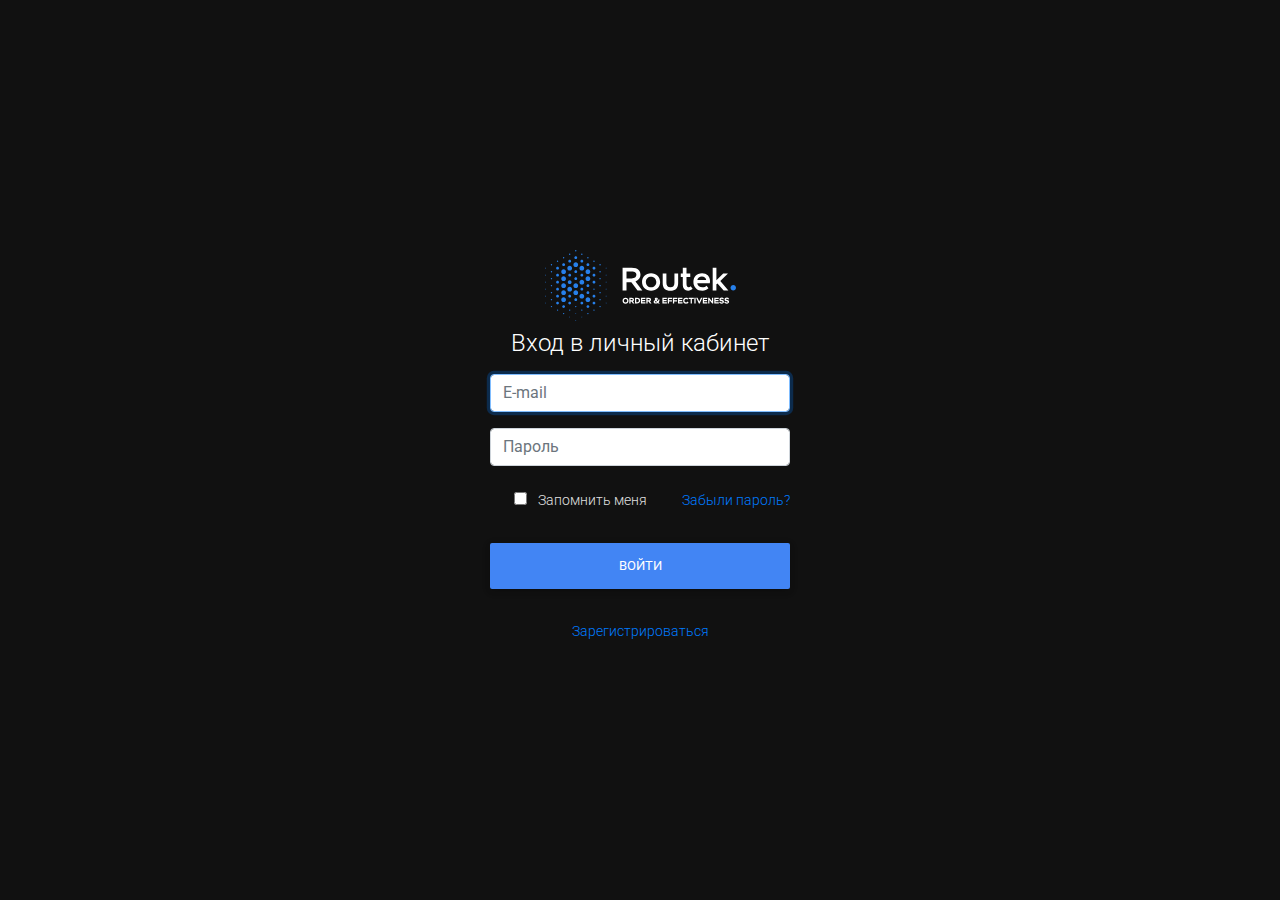
<file: index.html>
<!doctype html>
<html class="h-100" lang="ru">

<head>
  <meta charset="utf-8">
  <meta name="viewport" content="width=device-width, initial-scale=1, shrink-to-fit=no">

  <title>Routek Вход в личный кабинет</title>


  <!-- Routek icon -->
  <link rel="icon" type="image/png" sizes="16x16" href="img/favicons/favicon-16x16.png">
  <!-- Font Awesome -->
  <link rel="stylesheet" href="https://use.fontawesome.com/releases/v5.11.2/css/all.css">
  <!-- Google Fonts Roboto -->
  <link rel="stylesheet" href="https://fonts.googleapis.com/css?family=Roboto:300,400,500,700&display=swap">
  <!-- Bootstrap core CSS -->
  <link rel="stylesheet" href="css/bootstrap.min.css">
  <!-- Material Design Bootstrap -->
  <link rel="stylesheet" href="css/mdb.min.css">


  <link rel="stylesheet" href="css/dashboard.css">


</head>

<body class="text-center body-signin">

  <!-- Start form-signin -->
  <form action="onboard.html" class="form-signin" >
    <img class="mb-2" src="img/routek-logo-white.svg" alt="Routek logo">
    <h1 class="h4 mb-3 font-weight-light">Вход в личный кабинет</h1>
    <label for="inputEmail" class="sr-only">E-mail</label>
    <input type="email" class="form-control mb-3" id="inputEmail" placeholder="E-mail" required autofocus>
    <label for="inputPassword" class="sr-only" >Пароль</label>
    <input type="password" class="form-control mb-4" id="inputPassword" placeholder="Пароль" required>
    <div class="d-flex justify-content-between">
      <div class="custom-control custom-checkbox mb-4">
        <input class="mr-2 checkbox-form-signin" type="checkbox"  id="rememberMe">
        <label for="rememberMe" class="text-light checkbox-form-signin">Запомнить меня</label>
      </div>
      <a href="#">Забыли пароль?</a>
    </div>
    <button class="btn btn-primary btn-block mb-4" type="submit">Войти</button>
    <a class="nav-link" href="#">Зарегистрироваться</a>
  </form>
  <!-- End form-signin -->
  

  
  <!-- jQuery -->
  <script type="text/javascript" src="js/jquery.min.js"></script>
  <!-- Bootstrap tooltips -->
  <script type="text/javascript" src="js/popper.min.js"></script>
  <!-- Bootstrap core JavaScript -->
  <script type="text/javascript" src="js/bootstrap.min.js"></script>
  <!-- MDB core JavaScript -->
  <script type="text/javascript" src="js/mdb.min.js"></script>

</body>

</html>
</file>
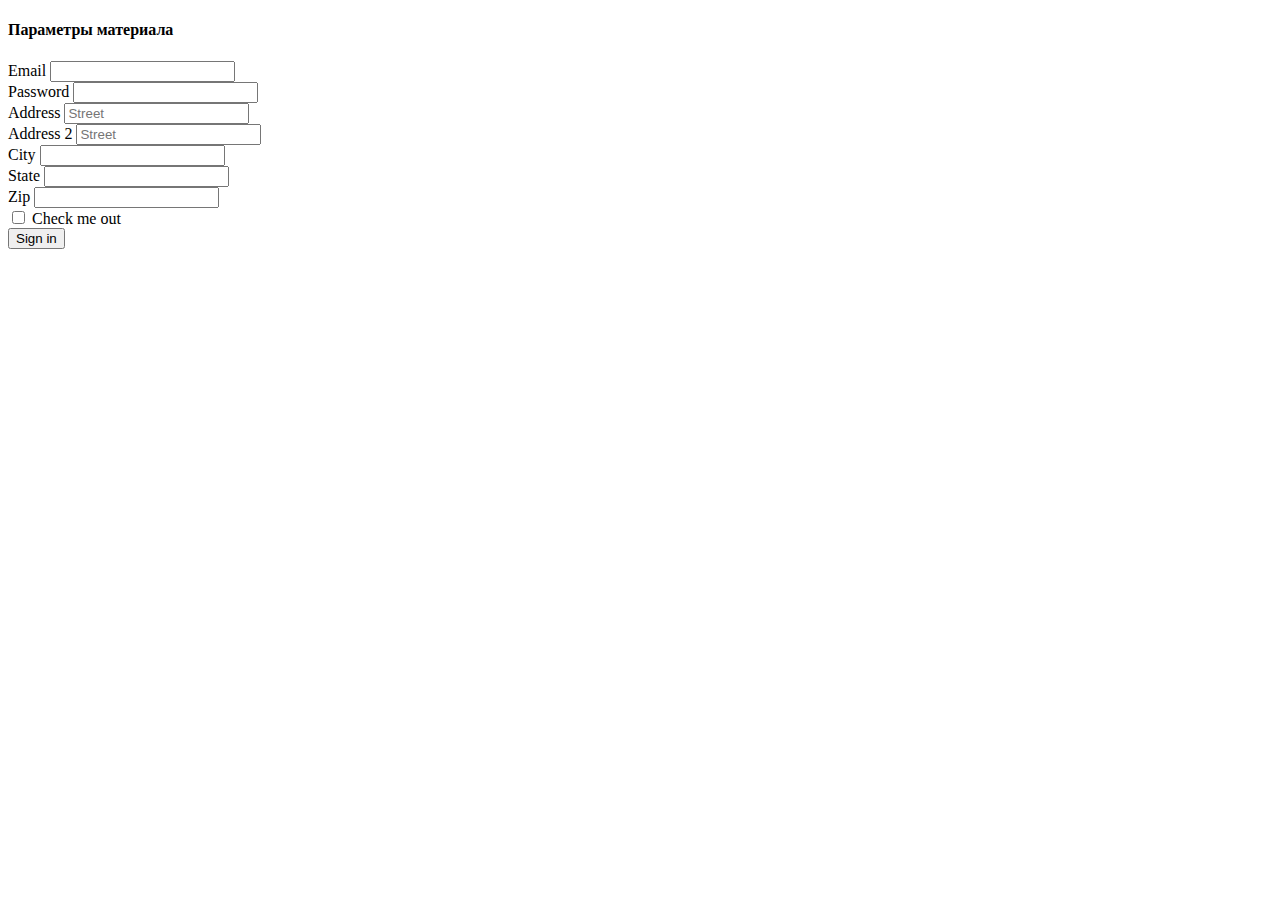
<file: form-1.html>
<!DOCTYPE html>
<html lang="en">
<head>
   <meta charset="UTF-8">
   <meta name="viewport" content="width=device-width, initial-scale=1.0">
   <title>Form 1 example</title>
   <link rel="stylesheet" href="https://stackpath.bootstrapcdn.com/bootstrap/5.0.0-alpha2/css/bootstrap.min.css" integrity="sha384-DhY6onE6f3zzKbjUPRc2hOzGAdEf4/Dz+WJwBvEYL/lkkIsI3ihufq9hk9K4lVoK" crossorigin="anonymous">
</head>
<body>
   <div class="container">
      <form class="row g-3 border p-3">
         <h4>Параметры материала</h4>
         <div class="col-md-6">
            <label for="inputEmail1" class="form-label">Email</label>
            <input id="inputEmail1" type="text" class="form-control">
         </div>
         <div class="col-md-6">
            <label for="inputPassword1" class="form-label">Password</label>
            <input id="inputPassword1" type="password" class="form-control">
         </div>
         <div class="col-md-12">
            <label for="inputAddress" class="form-label">Address</label>
            <input id="inputAddress" type="text" class="form-control" placeholder="Street">
         </div>
         <div class="col-md-12">
            <label for="inputAddress2" class="form-label">Address 2</label>
            <input id="inputAddress2" type="text" class="form-control" placeholder="Street">
         </div>
         <div class="col-md-6">
            <label for="inputCity" class="form-label">City</label>
            <input id="inputCity" type="text" class="form-control">
         </div>
         <div class="col-md-4">
            <label for="inputState" class="form-label">State</label>
            <input id="inputState" type="text" class="form-control">
         </div>
         <div class="col-md-2">
            <label for="inputZip" class="form-label">Zip</label>
            <input id="inputZip" type="text" class="form-control">
         </div>
         <div class="col-12">
            <div class="form-check">
              <input class="form-check-input" type="checkbox" id="gridCheck">
              <label class="form-check-label" for="gridCheck">
                Check me out
              </label>
            </div>
          </div>
          <div class="col-12">
            <button type="submit" class="btn btn-primary">Sign in</button>
          </div>
      </form>
   </div>
   
</body>
</html>
</file>
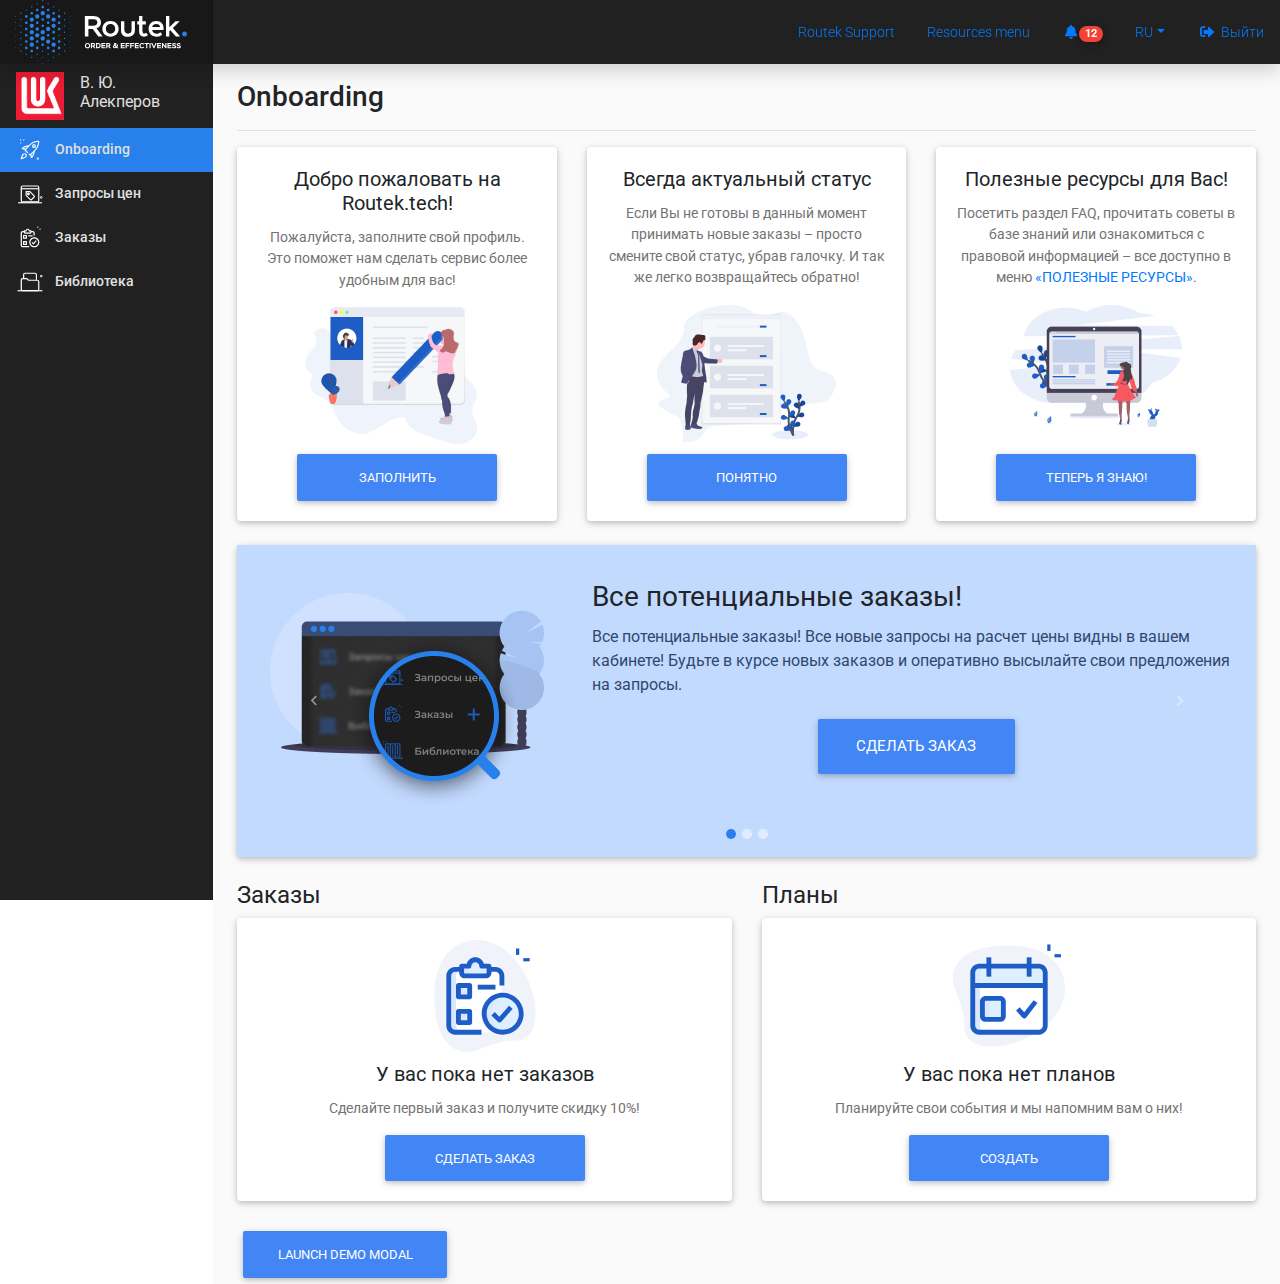
<file: onboard.html>
<!doctype html>
<html lang="ru">

<head>
  <meta charset="utf-8">
  <meta name="viewport" content="width=device-width, initial-scale=1, shrink-to-fit=no">

  <meta property="og:locale" content="ru_RU">
  <meta property="og:type" content="article">
  <meta property="og:title" content="Добро пожаловать на борт Роутек">
  <meta property="og:description" content="Здесь вы познакомитесь с сайтом компании Роутек и сможете делать заказы по 3D печати">
  <meta property="og:image" content="https://mixfolio.github.io/routek-dashboard/img/logo-routek_sm.jpg">
  <meta property="og:url" content="http://routek.tech">
  <meta property="og:site_name" content="Routek">

  <meta property="twitter:image" content="https://mixfolio.github.io/routek-dashboard/img/logo-routek.jpg">


  <title>Routek Onboarding</title>


  <!-- Routek icon -->
  <link rel="icon" type="image/png" sizes="16x16" href="img/favicons/favicon-16x16.png">
  <!-- Font Awesome -->
  <link rel="stylesheet" href="https://use.fontawesome.com/releases/v5.11.2/css/all.css">
  <!-- Google Fonts Roboto -->
  <link rel="stylesheet" href="https://fonts.googleapis.com/css?family=Roboto:300,400,500,700&display=swap">
  <!-- Bootstrap core CSS -->
  <link rel="stylesheet" href="css/bootstrap.min.css">
  <!-- Material Design Bootstrap -->
  <link rel="stylesheet" href="css/mdb.min.css">


  <link rel="stylesheet" href="css/dashboard.css">


</head>

<body>

  <!-- Start navbar -->
  <nav class="navbar navbar-dark sticky-top bg-dark flex-md-nowrap p-0 shadow">
    <a class="navbar-brand col-md-3 col-lg-2 py-0 mr-0" href="#">
      <img class="image-fluid" src="img/routek-logo-white.svg" height="64" alt="Компания Routek" loading="lazy">
    </a>
    <button class="navbar-toggler position-absolute d-md-none collapsed" type="button" data-toggle="collapse"
      data-target="#sidebarMenu" aria-controls="sidebarMenu" aria-expanded="false" aria-label="Toggle navigation">
      <span class="navbar-toggler-icon"></span>
    </button>

    <ul class="nav mx-0">
      <!-- <li class="nav-item">
        <a class="nav-link text-light" href="#">Уведомления</a>
      </li> -->
      <li class="nav-item">
        <a class="nav-link" href="#">Routek Support</a>
      </li>
      <li class="nav-item">
        <a class="nav-link" href="#">Resources menu</a>
      </li>

      <li class="nav-item">
        <a href="#" class="nav-link " id="notifications" data-toggle="dropdown" >

          <i class="fas fa-bell" alt='Notifications'></i>
          <span id="navbarNotificationCounter" class="badge badge-pill red z-depth-1 ml-n1">12</span>
        </a>
        <div class="dropdown-menu dropdown-menu-right" aria-labelledby="notifications">
          <a href="#" class="dropdown-item">Message 1</a>
          <a href="#" class="dropdown-item">Message 2</a>
          <a href="#" class="dropdown-item">Message 3</a>
        </div>
      </li>
      <li class="nav-item dropdown">
        <a href="#" class="nav-link dropdown-toggle" id="lang-versions" data-toggle="dropdown" aria-haspopup="true"
          aria-expanded="false">RU</a>
        <div class="dropdown-menu dropdown-menu-right" aria-labelledby="lang-versions">
          <a href="#" class="dropdown-item">EN</a>
          <a href="#" class="dropdown-item">DE</a>
          <a href="#" class="dropdown-item">FR</a>
        </div>
      </li>
      <li class="nav-item text-nowrap">
        <a class="nav-link" href="#"><i class="fas fa-sign-out-alt mr-1"></i>Выйти</a>
      </li>
    </ul>

    <!-- <ul class="nav px-3">
      <li class="nav-item dropdown">
        <a href="#" class="nav-item nav-link dropdown-toggle" id="lang-versions" data-toggle="dropdown">RU</a>
        <div class="dropdown-menu">
          <a href="#" class="dropdown-item">EN</a>
          <a href="#" class="dropdown-item">DE</a>
          <a href="#" class="dropdown-item">FR</a>
        </div>
      </li>
      <li class="nav-item text-nowrap">
        <a class="nav-link" href="#"><i class="fas fa-sign-out-alt mr-1"></i>Выйти</a>
      </li>
    </ul> -->
  </nav>

  <div class="container-fluid">
    <div class="row">
      <!-- Start sidebar -->
      <nav id="sidebarMenu" class="col-md-3 col-lg-2 d-md-block bg-dark sidebar collapse">
        <div class="sidebar-sticky pt-3">
          <ul class="nav flex-column">
            <li class="nav-item">
              <a class="nav-link" href="profile.html">
                <div class="d-flex align-items-center">
                  <img class="mr-3" src="img/luk-oil-logo.jpg" height="48" alt="User">
                  <h6 class="text-light font-weight-normal">В. Ю. Алекперов</h6>
                </div>


              </a>
            </li>

            <li class="nav-item">
              <a class="nav-link text-light nav-link-lc-active" href="#">

                <span class="mr-2"><img src="img/svg/lc-rocket-w-ico.svg" height="28" alt="rocket"></span>
                Onboarding
              </a>
            </li>
            <li class="nav-item ">
              <a class="nav-link text-light" href="ask-price.html">
                <span class="mr-2"><img src="img/svg/price-req-w-ico.svg" height="28" alt="price"></span>
                Запросы цен
              </a>
            </li>
            <li class="nav-item">
              <a class="nav-link text-light" href="orders.html">
                <span class="mr-2"><img src="img/svg/order-lc-w-ico.svg" height="28" alt="orders"></span>
                Заказы
              </a>
            </li>
            <li class="nav-item">
              <a class="nav-link text-light" href="files.html">
                <span class="mr-2"><img src="img/svg/lib-lc-w-ico.svg" height="28" alt="library"></span>
                Библиотека
              </a>
            </li>
          </ul>
        </div>
      </nav>

      <!-- End sidebar -->


      <!-- Start main-page -->

      <main role="main" class="col-md-9 ml-sm-auto col-lg-10 px-md-4 grey lighten-5">

        <!-- Star main-header -->
        <div
          class="d-flex justify-content-between flex-wrap flex-md-nowrap align-items-center pt-3 pb-2 mb-3 border-bottom">
          <h1 class="h3">Onboarding</h1>
        </div>
        <!-- End main-header -->


        <!-- Start row 1 -->
        <div class="row wow fadeInUp">
          <!-- Start 3 Cards -->
          <div class="col-lg-4 mb-4">
            <div class="card h-100">
              <div class="card-body text-center d-flex flex-column">
                <h5 class="card-title">Добро пожаловать на Routek.tech!</h5>
                <p class="card-text">
                  Пожалуйста, заполните свой профиль. Это поможет нам сделать сервис более удобным для вас! <br>
                </p>
                <img class="d-block mx-auto mb-2" src="img/advise-lc-01.png" alt="advice">
                <div class="mt-auto"><a href="#" class="btn btn-block btn-primary"
                    style="max-width: 200px;">Заполнить</a></div>
              </div>
            </div>
          </div>

          <div class="col-lg-4 mb-4">
            <div class="card h-100">
              <div class="card-body text-center d-flex flex-column">
                <h5 class="card-title ">Всегда актуальный статус</h5>
                <p class="card-text">
                  Если Вы не готовы в данный момент принимать новые заказы – просто смените свой статус, убрав галочку.
                  И так же легко возвращайтесь обратно!
                </p>
                <img class="d-block mx-auto mb-2" src="img/advise-lc-02.png" alt="advice">
                <div class="mt-auto"><a href="#" class="btn btn-block btn-primary" style="max-width: 200px;">Понятно</a>
                </div>
              </div>
            </div>
          </div>

          <div class="col-lg-4 mb-4">
            <div class="card h-100">
              <div class="card-body text-center d-flex flex-column">
                <h5 class="card-title ">Полезные ресурсы для Вас!</h5>
                <p class="card-text ">
                  Посетить раздел FAQ, прочитать советы в базе знаний или ознакомиться с правовой информацией – все
                  доступно в меню <a class="text-uppercase" href="#">«Полезные ресурсы»</a>.
                </p>
                <img class="d-block mx-auto mb-2" src="img/advise-lc-03.png" alt="advice">
                <div class="mt-auto"><a href="#" class="btn btn-block btn-primary" style="max-width: 200px;">Теперь я
                    знаю!</a></div>
              </div>
            </div>
          </div>


        </div>
        <!-- End row 1 -->

        <!-- Start Carousel -->
        <div class="card card-carousel mb-4">
          <div id="carouselOnboard-1" class="carousel slide" data-ride="carousel" style="background: #C3DAFF;">
            <ol class="carousel-indicators">
              <li data-target="#carouselOnboard-1" data-slide-to="0" class="active"></li>
              <li data-target="#carouselOnboard-1" data-slide-to="1"></li>
              <li data-target="#carouselOnboard-1" data-slide-to="2"></li>
            </ol>
            <div class="carousel-inner">

              <div class="carousel-item active ">
                <div class="container">
                  <div class="row align-items-center" style="background: #C3DAFF;">
                    <div class="col-lg-4">
                      <img class="my-5 d-block mx-auto" src="img/onbrd-slider-01.png" alt="">
                    </div>
                    <div class="col-lg-8">
                      <h3 class="card-title font-weight-normal">Все потенциальные заказы!</h3>
                      <p class="carousel-text">Все потенциальные заказы! Все новые запросы на расчет цены видны в вашем
                        кабинете! Будьте в курсе новых заказов и оперативно высылайте свои предложения на запросы.</p>
                      <div class="text-center">
                        <a href="#" class="btn btn-primary btn-lg mb-5">Сделать заказ</a>
                      </div>
                      
                    </div>
  
                  </div>

                </div>
                

              </div>

              <!-- <div class="carousel-item carousel-item-01 active">
                <div class="card-body">
                  <h3 class="card-title carousel-text">Все потенциальные заказы!</h3>
                  <p class="carousel-text">Все потенциальные заказы! Все новые запросы на расчет цены видны в вашем кабинете! Будьте в курсе новых заказов и оперативно высылайте свои предложения на запросы.</p>
                </div>
                <div class="text-center">
                  <a href="#" class="btn btn-primary btn-lg">Сделать заказ</a>
                </div>
              </div> -->

              <div class="carousel-item">
                <div class="container">
                  <div class="row align-items-center" style="background: #C3DAFF;">
                    <div class="col-lg-4">
                      <img class="d-block my-5 mx-auto" src="img/onbrd-slider-01.png" alt="">
                    </div>
                    <div class="col-lg-8">
                      <h3 class="card-title font-weight-normal">Ваш текущий рейтинг</h3>
                      <p class="carousel-text">Платформа хранит всю историю взаимоотношений по исполненным вами заказам.
                        На нашей
                        платформе Вы можете быстро и легко посмотреть свой рейтинг! <br></p>
                      <div class="text-center">
                        <a href="#" class="btn btn-primary btn-lg mb-5">Посмотреть рейтинг</a>
                      </div>
  
                    </div>
                  </div>

                </div>
                
              </div>

              <div class="carousel-item">
                <div class="container">
                  <div class="row align-items-center" style="background: #C3DAFF;">
                    <div class="col-lg-4">
                      <img class="d-block my-5 mx-auto" src="img/onbrd-slider-01.png" alt="">
                    </div>
  
                    <div class="col-lg-8">
                      <h3 class="card-title font-weight-normal">Удобное управление текущими заказами.</h3>
                      <p class="carousel-text">Отслеживайте все этапы исполнения заказа на платформе или в удобном
                        мобильном приложении.</p>
                      <div class="text-center">
                        <a href="#" class="btn btn-primary btn-lg mb-5">Текущие заказы</a>
                      </div>
                    </div>
  
                  </div>

                </div>
                

              </div>

            </div>
            <a class="carousel-control-prev" href="#carouselOnboard-1" role="button" data-slide="prev">
              <span class="carousel-control-prev-icon" aria-hidden="true"></span>
              <span class="sr-only">Previous</span>
            </a>
            <a class="carousel-control-next" href="#carouselOnboard-1" role="button" data-slide="next">
              <span class="carousel-control-next-icon" aria-hidden="true"></span>
              <span class="sr-only">Next</span>
            </a>
          </div>
        </div>

        <!-- End Carousel -->

        <!-- Start row-2 -->
        <div class="row">
          <div class="col-md-6 mb-4 wow fadeInLeft">
            <h4 class="font-weight-normal">Заказы</h4>
            <div class="card">
              <div class="card-body text-center">
                <img class="d-block mx-auto mb-2" src="img/svg/order-lc.svg" alt="advice">
                <h5 class="card-title ">У вас пока нет заказов</h5>
                <p class="card-text">
                  Сделайте первый заказ и получите скидку 10%!
                </p>

                <button type="button" class="btn btn-block btn-primary mx-auto" style="max-width: 200px;">Сделать
                  заказ</button>
              </div>
            </div>
          </div>

          <div class="col-md-6 mb-4 wow fadeInRight">
            <h4 class="font-weight-normal">Планы</h4>
            <div class="card">
              <div class="card-body text-center">
                <img class="d-block mx-auto mb-2" src="img/svg/plane-lc.svg" alt="advice">
                <h5 class="card-title ">У вас пока нет планов</h5>
                <p class="card-text">
                  Планируйте свои события и мы напомним вам о них!
                </p>

                <button type="button" class="btn btn-block btn-primary mx-auto"
                  style="max-width: 200px;">Создать</button>
              </div>
            </div>
          </div>
        </div>
        <!-- End row-2 -->
        <button type="button" class="btn btn-primary" data-toggle="modal" data-target="#onboardModal" >
          Launch demo modal
        </button>
      </main>
    </div>
  </div>
  
  

  <div class="modal"  id="onboardModal" tabindex="-1" aria-labelledby="onboardModalLabel" aria-hidden="true"">
    <div class="modal-dialog">
      <div class="modal-content">
        
        <div class="modal-body text-center">
          <div class="modal-header" style="border-bottom: none">
            <button type="button" class="close" data-dismiss="modal" aria-label="Close">
              <span aria-hidden="true">&times;</span>
            </button>
          </div>
          <h6 class="font-weight-normal mb-3">Наша команда старается сделать приложение максимально удобным для вас</h6>
          <img class="img-fluid" src="img/progress__monochromatic.svg" alt="team-working">
          <h6 class="font-weight-bold my-3">Вам нравится пользоваться приложением?</h6>

          <div class="d-flex justify-content-center flex-wrap">
            <button type="button" class="btn btn-grey" data-dismiss="modal">Не нравится</button>
            <button type="button" class="btn btn-primary">Нравится</button>
          </div>
        </div>
        
      </div>
    </div>
  </div>


  <!-- jQuery -->
  <script type="text/javascript" src="js/jquery.min.js"></script>
  <!-- Bootstrap tooltips -->
  <script type="text/javascript" src="js/popper.min.js"></script>
  <!-- Bootstrap core JavaScript -->
  <script type="text/javascript" src="js/bootstrap.min.js"></script>
  <!-- MDB core JavaScript -->
  <script type="text/javascript" src="js/mdb.min.js"></script>
  <!-- Your custom scripts (optional) -->
  <script src="js/wow.min.js"></script>
  <script>
    new WOW().init();

    // Modal
    function openModal() {
      const modal = document.querySelector('#onboardModal');
      modal.classList.add('show');
      modal.style.display = 'block';
      modal.style.backgroundColor = 'rgba(0,0,0,0.5)';
    }
    const closeModal = document.querySelector('.close');
    closeModal.addEventListener("click", () =>{
      const modal = document.querySelector('#onboardModal');
      modal.classList.remove('show');
      modal.style.display = 'none';
    })

    const modalTimerId = setTimeout(openModal, 2000);

  </script>

  <!-- <script src="js/dashboard.js"></script> -->
</body>

</html>
</file>
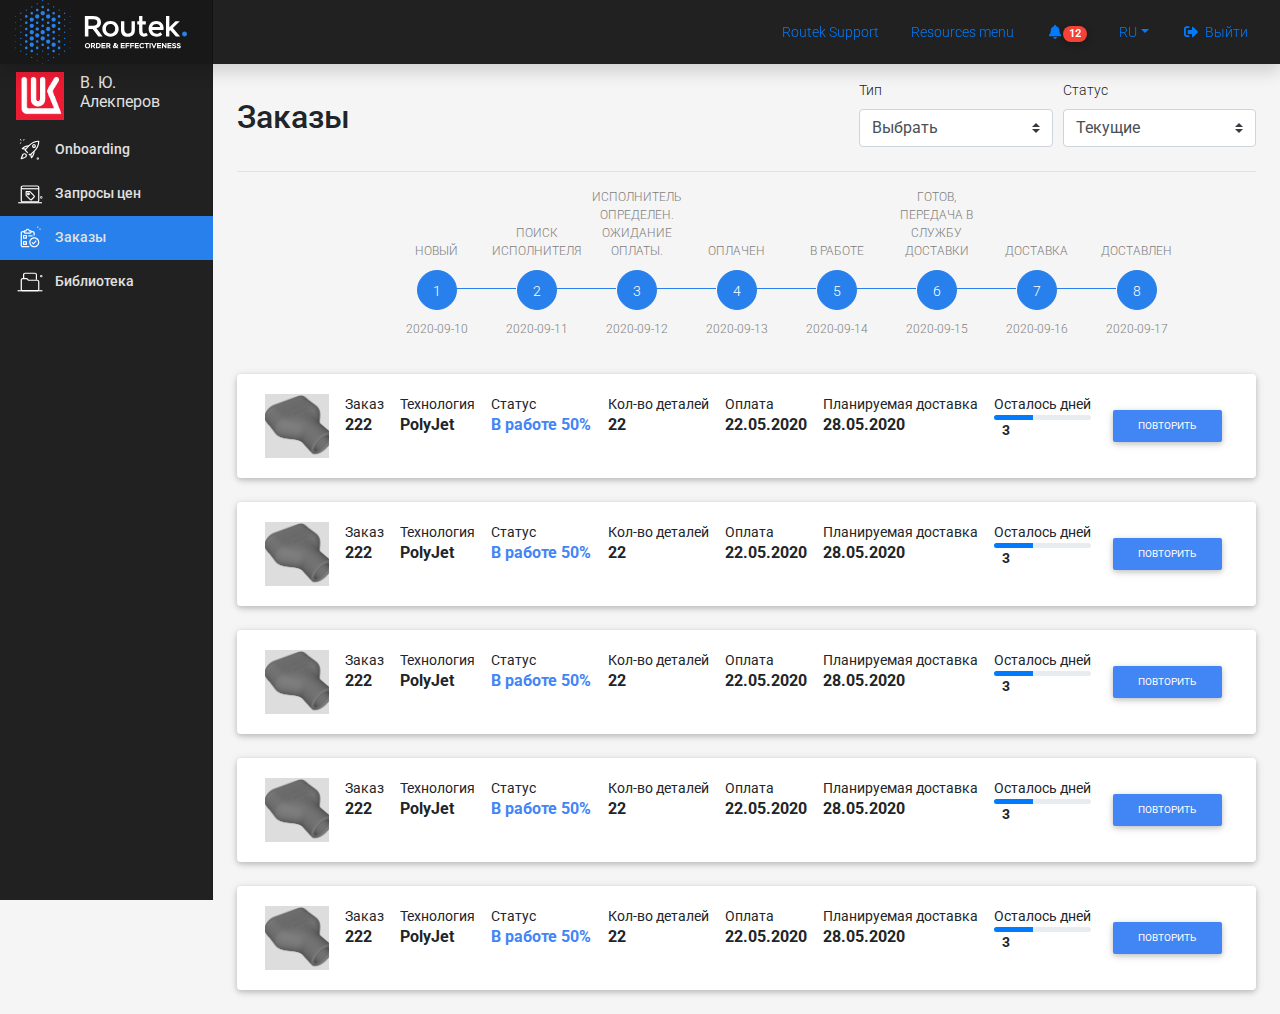
<file: orders.html>
<!doctype html>
<html lang="ru">

<head>
  <meta charset="utf-8">
  <meta name="viewport" content="width=device-width, initial-scale=1, shrink-to-fit=no">

  <title>Routek Заказы</title>


  <!-- Routek icon -->
  <link rel="icon" type="image/png" sizes="16x16" href="img/favicons/favicon-16x16.png">
  <!-- Font Awesome -->
  <link rel="stylesheet" href="https://use.fontawesome.com/releases/v5.11.2/css/all.css">
  <!-- Google Fonts Roboto -->
  <link rel="stylesheet" href="https://fonts.googleapis.com/css?family=Roboto:300,400,500,700&display=swap">
  <!-- Bootstrap core CSS -->
  <link rel="stylesheet" href="css/bootstrap.min.css">
  <!-- Material Design Bootstrap -->
  <link rel="stylesheet" href="css/mdb.min.css">


  <link rel="stylesheet" href="css/dashboard.css">



</head>

<body class="grey lighten-4">
  <!-- Start navbar -->
  <nav class="navbar navbar-dark sticky-top bg-dark flex-md-nowrap p-0 shadow lc-navbar" style="background-color: red;">
    <a class="navbar-brand col-md-3 col-lg-2 py-0 mr-0" href="#">
      <img class="image-fluid" src="img/routek-logo-white.svg" height="64" alt="Компания Routek" loading="lazy">
    </a>
    <button class="navbar-toggler position-absolute d-md-none collapsed" type="button" data-toggle="collapse"
      data-target="#sidebarMenu" aria-controls="sidebarMenu" aria-expanded="false" aria-label="Toggle navigation">
      <span class="navbar-toggler-icon"></span>
    </button>

    <ul class="nav mx-3">
      <!-- <li class="nav-item">
        <a class="nav-link text-light" href="#">Уведомления</a>
      </li> -->
      <li class="nav-item">
        <a class="nav-link" href="#">Routek Support</a>
      </li>
      <li class="nav-item">
        <a class="nav-link" href="#">Resources menu</a>
      </li>
      
      <li class="nav-item">
        <a class="nav-link" href="#">
          
          <i class="fas fa-bell" alt='Notifications'></i>
          <span id="navbarNotificationCounter" class="badge badge-pill red z-depth-1 ml-n1" >12</span>
        </a>
      </li>
      <li class="nav-item dropdown">
        <a href="#" class="nav-link dropdown-toggle" id="lang-versions" data-toggle="dropdown" aria-haspopup="true" aria-expanded="false">RU</a>
        <div class="dropdown-menu dropdown-menu-right" aria-labelledby="lang-versions">
          <a href="#" class="dropdown-item">EN</a>
          <a href="#" class="dropdown-item">DE</a>
          <a href="#" class="dropdown-item">FR</a>
        </div>
      </li>
      <li class="nav-item text-nowrap">
        <a class="nav-link" href="#"><i class="fas fa-sign-out-alt mr-1"></i>Выйти</a>
      </li>
    </ul>


    <!-- <div class="collapse navbar-collapse" id="sidebarMenu">
      <ul class="navbar-nav mr-auto">
        <li class="nav-item">
          <a href="#" class="nav-link waves-effect">Уведомления</a>
        </li>
        <li class="nav-item">
          <a href="#" class="nav-link waves-effect">Routek Support</a>
        </li>
        <li class="nav-item">
          <a href="#" class="nav-link waves-effect">Полезные ресурсы</a>
        </li>
      </ul>
    </div> -->
    
    <!-- <ul class="navbar-nav px-3">
      <li class="nav-item text-nowrap">
        <a class="nav-link" href="#"><i class="fas fa-sign-out-alt mr-1"></i>Выйти</a>
      </li>
    </ul> -->
  </nav>
  <!-- End navbar -->

  <div class="container-fluid">
    <div class="row">

      <!-- Start sidebar -->
      <nav id="sidebarMenu" class="col-md-3 col-lg-2 d-md-block bg-dark sidebar collapse">
        <div class="sidebar-sticky pt-3">
          <ul class="nav flex-column">
            <li class="nav-item">
              <a class="nav-link" href="profile.html">
                <div class="d-flex align-items-center">
                  <img class="mr-3" src="img/luk-oil-logo.jpg" height="48" alt="User">
                  <h6 class="text-light font-weight-normal">В. Ю. Алекперов</h6>
                </div>
              </a>
            </li>
            
            <li class="nav-item">
              <a class="nav-link text-light" href="onboard.html">
                <span class="mr-2"><img src="img/svg/lc-rocket-w-ico.svg" height="28" alt="rocket"></span>
                Onboarding
              </a>
            </li>
            <li class="nav-item ">
              <a class="nav-link text-light" href="ask-price.html">
                <span class="mr-2"><img src="img/svg/price-req-w-ico.svg" height="28" alt="price"></span>
                Запросы цен
              </a>
            </li>
            <li class="nav-item">
              <a class="nav-link text-light nav-link-lc-active" href="#">
                <span class="mr-2"><img src="img/svg/order-lc-w-ico.svg" height="28" alt="orders"></span>
                Заказы
              </a>
            </li>
            <li class="nav-item">
              <a class="nav-link text-light" href="files.html">
                <span class="mr-2"><img src="img/svg/lib-lc-w-ico.svg" height="28" alt="library"></span>
                Библиотека
              </a>
            </li>
          </ul>
        </div>
      </nav>

      <!-- End sidebar -->

      <main role="main" class="col-md-9 ml-sm-auto col-lg-10 px-md-4">
        <div class="d-flex justify-content-between flex-wrap flex-md-nowrap align-items-center pt-3 pb-2 mb-3 border-bottom">
          <h1 class="h2">Заказы</h1>
          
          <div class="form-row">
            <div class="form-group col-6">
              <label for="formSelect">Тип</label>
              <select id="formSelect" class="browser-default custom-select">
                <option selected>Выбрать</option>
                <option>Инженерные работы</option>
                <option>3D-печать</option>
              </select>
            </div>
            <div class="form-group col-6">
              <label for="formSelect">Статус</label>
              <select id="formSelect" class="browser-default custom-select">
                <option selected>Текущие</option>
                <option>Архивные</option>
                <option>Все</option>
              </select>
            </div>
          </div>
        </div>
        <!-- <div class="d-flex text-center flex-wrap">
          <div class="order-stat-card">
            <p class="mb-auto">Новый</p>
            <div class="btn-order-full">1</div>
            <p>2020-09-09</p>
          </div>
          <div class="order-stat-card"><p class="mb-auto">Поиск исполнителя</p><span class="btn-order-full">2</span><p>2020-09-09</p></div>
          <div class="order-stat-card"><p class="mb-auto">Исполнитель определен. Ожидание выплаты</p><span class="btn-order-full">3</span><p>2020-09-09</p></div>
          <div class="order-stat-card"><p class="mb-auto">Оплачен</p><span class="btn-order-full">4</span><p>2020-09-09</p></div>
          <div class="order-stat-card"><p class="mb-auto">В работе</p><span class="btn-order-full btn-order-out">5</span><p>2020-09-09</p></div>
          <div class="order-stat-card"><p class="mb-auto">Готов. Передача в службу доставки</p><span class="btn-order-full btn-order-out">6</span><p>2020-09-09</p></div>
          <div class="order-stat-card"><p class="mb-auto">Доставка</p><span class="btn-order-full btn-order-out">7</span><p>2020-09-09</p></div>
          <div class="order-stat-card"><p class="mb-auto">Доставлен</p><span class="btn-order-full btn-order-out">8</span><p>2020-09-09</p></div>
          
        </div> -->

        <div class="row">
          <div class="col-lg-12 align-center overflow-auto">
            <ul id="stepProgressBar">
          
              <li class="step">
                <p class="step-text">Новый</p>
                <div class="bullet completed">1</div>
                <p class="step-subtext">2020-09-10</p>
              </li>
              <li class="step">
                <p class="step-text">Поиск исполнителя</p>
                <div class="bullet completed">2</div>
                <p class="step-subtext">2020-09-11</p>
              </li>
              <li class="step">
                <p class="step-text">Исполнитель определен. Ожидание оплаты.</p>
                <div class="bullet completed">3</div>
                <p class="step-subtext">2020-09-12</p>
              </li>
              <li class="step">
                <p class="step-text">Оплачен</p>
                <div class="bullet completed">4</div>
                <p class="step-subtext">2020-09-13</p>
              </li>
              <li class="step">
                <p class="step-text">В работе</p>
                <div class="bullet completed">5</div>
                <p class="step-subtext">2020-09-14</p>
              </li>
              <li class="step">
                <p class="step-text">Готов, передача в службу доставки</p>
                <div class="bullet completed">6</div>
                <p class="step-subtext">2020-09-15</p>
              </li>
              <li class="step">
                <p class="step-text">Доставка</p>
                <div class="bullet completed">7</div>
                <p class="step-subtext">2020-09-16</p>
              </li>
              <li class="step">
                <p class="step-text">Доставлен</p>
                <div id="bullet" class="bullet completed">8</div>
                <p class="step-subtext">2020-09-17</p>
              </li>
          
            </ul>
          </div>
        </div>

        
        <div class="card mb-4">
          <div class="card-body d-flex flex-wrap justify-content-between">
            <div class="mx-2">
              <img src="img/detail-order.jpg" alt="Изображение заказа" height="64">
            </div>
            <div class="mx-2">
              <p class="mb-0 ">Заказ</p>
              <h6 class="font-weight-bold">222</h6>
            </div>
            <div class="mx-2">
              <p class="mb-0">Технология</p>
              <h6 class="font-weight-bold">PolyJet</h6>
            </div>
            <div class="mx-2">
              <p class="mb-0">Статус</p>
              <h6 class="font-weight-bold text-primary">В работе <span>50%</span></h6>
            </div>
            <div class="mx-2">
              <p class="mb-0 ">Кол-во деталей</p>
              <h6 class="font-weight-bold">22</h6>
            </div>
            <div class="mx-2">
              <p class="mb-0 ">Оплата</p>
              <h6 class="font-weight-bold">22.05.2020</h6>
            </div>
            <div class="mx-2">
              <p class="mb-0 ">Планируемая доставка</p>
              <h6 class="font-weight-bold">28.05.2020</h6>
            </div>
            <div class="mx-2">
              <p class="mb-0">Осталось дней</p>
              <div class="progress w-100 mr-2 rounded-soft bg-200" style="height: 5px;">
                <div class="progress-bar rounded-capsule" role="progressbar" style="width: 41%;" aria-valuenow="41"
                  aria-valuemin="0" aria-valuemax="100"></div>
              </div>
              <div class="font-weight-bold ml-2">3</div>
            </div>
            <div class="align-self-center mx-2">
              <button class="btn btn-sm btn-primary waves-effect">Повторить</button>
            </div>
          </div>
        </div>

        <div class="card mb-4">
          
          <div class="card-body d-flex flex-wrap justify-content-between">
            <div class="mx-2">
              <img src="img/detail-order.jpg" alt="Изображение заказа" height="64">
            </div>
            <div class="mx-2">
              <p class="mb-0 ">Заказ</p>
              <h6 class="font-weight-bold">222</h6>
            </div>
            <div class="mx-2">
              <p class="mb-0">Технология</p>
              <h6 class="font-weight-bold">PolyJet</h6>
            </div>
            <div class="mx-2">
              <p class="mb-0">Статус</p>
              <h6 class="font-weight-bold text-primary">В работе <span>50%</span></h6>
            </div>
            <div class="mx-2">
              <p class="mb-0 ">Кол-во деталей</p>
              <h6 class="font-weight-bold">22</h6>
            </div>
            <div class="mx-2">
              <p class="mb-0 ">Оплата</p>
              <h6 class="font-weight-bold">22.05.2020</h6>
            </div>
            <div class="mx-2">
              <p class="mb-0 ">Планируемая доставка</p>
              <h6 class="font-weight-bold">28.05.2020</h6>
            </div>
            <div class="mx-2">
              <p class="mb-0">Осталось дней</p>
              <div class="progress w-100 mr-2 rounded-soft bg-200" style="height: 5px;">
                <div class="progress-bar rounded-capsule" role="progressbar" style="width: 41%;" aria-valuenow="41"
                  aria-valuemin="0" aria-valuemax="100"></div>
              </div>
              <div class="font-weight-bold ml-2">3</div>
            </div>
            <div class="align-self-center mx-2">
              <button class="btn btn-sm btn-primary waves-effect">Повторить</button>
            </div>
          </div>
        </div>


        <div class="card mb-4">    
          <div class="card-body d-flex flex-wrap justify-content-between">
            <!-- <h6 class="font-weight-bold align-self-center mr-2">1</h6> -->
            <div class="mx-2">
              <img src="img/detail-order.jpg" alt="Изображение заказа" height="64">
            </div>
            <div class="mx-2">
              <p class="mb-0 ">Заказ</p>
              <h6 class="font-weight-bold">222</h6>
            </div>
            <div class="mx-2">
              <p class="mb-0">Технология</p>
              <h6 class="font-weight-bold">PolyJet</h6>
            </div>
            <div class="mx-2">
              <p class="mb-0">Статус</p>
              <h6 class="font-weight-bold text-primary">В работе <span>50%</span></h6>
            </div>
            <div class="mx-2">
              <p class="mb-0 ">Кол-во деталей</p>
              <h6 class="font-weight-bold">22</h6>
            </div>
            <div class="mx-2">
              <p class="mb-0 ">Оплата</p>
              <h6 class="font-weight-bold">22.05.2020</h6>
            </div>
            <div class="mx-2">
              <p class="mb-0 ">Планируемая доставка</p>
              <h6 class="font-weight-bold">28.05.2020</h6>
            </div>
            <div class="mx-2">
              <p class="mb-0">Осталось дней</p>
              <div class="progress w-100 mr-2 rounded-soft bg-200" style="height: 5px;">
                <div class="progress-bar rounded-capsule" role="progressbar" style="width: 41%;" aria-valuenow="41"
                  aria-valuemin="0" aria-valuemax="100"></div>
              </div>
              <div class="font-weight-bold ml-2">3</div>
            </div>
            <div class="align-self-center mx-2">
              <button class="btn btn-sm btn-primary waves-effect">Повторить</button>
            </div>
          </div>
        </div> 
        
        <div class="card mb-4">    
          <div class="card-body d-flex flex-wrap justify-content-between">
            <!-- <h6 class="font-weight-bold align-self-center mr-2">1</h6> -->
            <div class="mx-2">
              <img src="img/detail-order.jpg" alt="Изображение заказа" height="64">
            </div>
            <div class="mx-2">
              <p class="mb-0 ">Заказ</p>
              <h6 class="font-weight-bold">222</h6>
            </div>
            <div class="mx-2">
              <p class="mb-0">Технология</p>
              <h6 class="font-weight-bold">PolyJet</h6>
            </div>
            <div class="mx-2">
              <p class="mb-0">Статус</p>
              <h6 class="font-weight-bold text-primary">В работе <span>50%</span></h6>
            </div>
            <div class="mx-2">
              <p class="mb-0 ">Кол-во деталей</p>
              <h6 class="font-weight-bold">22</h6>
            </div>
            <div class="mx-2">
              <p class="mb-0 ">Оплата</p>
              <h6 class="font-weight-bold">22.05.2020</h6>
            </div>
            <div class="mx-2">
              <p class="mb-0 ">Планируемая доставка</p>
              <h6 class="font-weight-bold">28.05.2020</h6>
            </div>
            <div class="mx-2">
              <p class="mb-0">Осталось дней</p>
              <div class="progress w-100 mr-2 rounded-soft bg-200" style="height: 5px;">
                <div class="progress-bar rounded-capsule" role="progressbar" style="width: 41%;" aria-valuenow="41"
                  aria-valuemin="0" aria-valuemax="100"></div>
              </div>
              <div class="font-weight-bold ml-2">3</div>
            </div>
            <div class="align-self-center mx-2">
              <button class="btn btn-sm btn-primary waves-effect">Повторить</button>
            </div>
          </div>
        </div>

        <div class="card mb-4">    
          <div class="card-body d-flex flex-wrap justify-content-between">
            <!-- <h6 class="font-weight-bold align-self-center mr-2">1</h6> -->
            <div class="mx-2">
              <img src="img/detail-order.jpg" alt="Изображение заказа" height="64">
            </div>
            <div class="mx-2">
              <p class="mb-0 ">Заказ</p>
              <h6 class="font-weight-bold">222</h6>
            </div>
            <div class="mx-2">
              <p class="mb-0">Технология</p>
              <h6 class="font-weight-bold">PolyJet</h6>
            </div>
            <div class="mx-2">
              <p class="mb-0">Статус</p>
              <h6 class="font-weight-bold text-primary">В работе <span>50%</span></h6>
            </div>
            <div class="mx-2">
              <p class="mb-0 ">Кол-во деталей</p>
              <h6 class="font-weight-bold">22</h6>
            </div>
            <div class="mx-2">
              <p class="mb-0 ">Оплата</p>
              <h6 class="font-weight-bold">22.05.2020</h6>
            </div>
            <div class="mx-2">
              <p class="mb-0 ">Планируемая доставка</p>
              <h6 class="font-weight-bold">28.05.2020</h6>
            </div>
            <div class="mx-2">
              <p class="mb-0">Осталось дней</p>
              <div class="progress w-100 mr-2 rounded-soft bg-200" style="height: 5px;">
                <div class="progress-bar rounded-capsule" role="progressbar" style="width: 41%;" aria-valuenow="41"
                  aria-valuemin="0" aria-valuemax="100"></div>
              </div>
              <div class="font-weight-bold ml-2">3</div>
            </div>
            <div class="align-self-center mx-2">
              <button class="btn btn-sm btn-primary waves-effect">Повторить</button>
            </div>
          </div>
        </div> 

      </main>
    </div>
  </div>
  <!-- jQuery -->
  <script type="text/javascript" src="js/jquery.min.js"></script>
  <!-- Bootstrap tooltips -->
  <script type="text/javascript" src="js/popper.min.js"></script>
  <!-- Bootstrap core JavaScript -->
  <script type="text/javascript" src="js/bootstrap.min.js"></script>
  <!-- MDB core JavaScript -->
  <script type="text/javascript" src="js/mdb.min.js"></script>
  <!-- Your custom scripts (optional) -->
</body>

</html>
</file>
<file: css/dashboard.css>
body {
  font-size: .875rem;
}


/*
 * Sidebar
 */

.sidebar {
  position: fixed;
  top: 0;
  bottom: 0;
  left: 0;
  z-index: 100; /* Behind the navbar */
  padding: 48px 0 0; /* Height of navbar */
  box-shadow: inset -1px 0 0 rgba(0, 0, 0, .1);
}

@media (max-width: 767.98px) {
  .sidebar {
    top: 5rem;
  }
}

.sidebar-sticky {
  position: relative;
  top: 0;
  height: calc(100vh - 48px);
  padding-top: .5rem;
  overflow-x: hidden;
  overflow-y: auto; /* Scrollable contents if viewport is shorter than content. */
}

@supports ((position: -webkit-sticky) or (position: sticky)) {
  .sidebar-sticky {
    position: -webkit-sticky;
    position: sticky;
  }
}

.sidebar .nav-link {
  font-weight: 500;
  color: #333;
}

.sidebar .nav-link .feather {
  margin-right: 4px;
  color: #999;
}

.sidebar .nav-link.active {
  color: #007bff;
}

.sidebar .nav-link:hover .feather,
.sidebar .nav-link.active .feather {
  color: inherit;
}

.sidebar-heading {
  font-size: .75rem;
  text-transform: uppercase;
}

/*
 * Navbar
 */

.navbar-brand {
  padding-top: .75rem;
  padding-bottom: .75rem;
  font-size: 1rem;
  background-color: rgba(0, 0, 0, .25);
  box-shadow: inset -1px 0 0 rgba(0, 0, 0, .25);
}

.navbar .navbar-toggler {
  top: .25rem;
  right: 1rem;
}

.navbar .form-control {
  padding: .75rem 1rem;
  border-width: 0;
  border-radius: 0;
}

.form-control-dark {
  color: #fff;
  background-color: rgba(255, 255, 255, .1);
  border-color: rgba(255, 255, 255, .1);
}

.form-control-dark:focus {
  border-color: transparent;
  box-shadow: 0 0 0 3px rgba(255, 255, 255, .25);
}


.onboard-row {
  min-height: 400px;
  display: flex;
  justify-content: center;
  align-self: center;
  border: 1px solid red;
  background: #C3DAFF;
 padding: 30px;
}

.carousel-indicators {
  position: absolute;
  bottom: -8px;
  left: 0;
}

.carousel-indicators .active {
  background-color: #2780eb;
}

.carousel-text {
  font-size: 16px;
  color: #30486f;
}




.nav-link-lc-active {
  background: #2780eb;
}

#sidebarMenu .nav-link:hover {
  background: #3d3d3d;
}
.lc-navbar {
  background-color: green;
}



.user-avatar {
  position: absolute;
  bottom: 0;
  left: 20px;
  
}

.user-title {
  margin-left: 200px;
}

@media (max-width: 576px) {
  .user-avatar {
     height: 96px;
     width: 96px;
     bottom: 24px;
  }

  .user-title {
     margin-left: 100px;
     font-size: 18px;
  }
}

.custom-control-label {
  cursor: pointer;
}

/* Sign-in */
.body-signin {
  background: #111111;
  color: #ffffff;
  display: flex;
  align-items: center;
  height: 100%;
  padding: 30px 0;
}
.form-signin {
  border-radius: 8px;
  width: 100%;
  max-width: 330px;
  padding: 15px;
  margin: auto;
}

.checkbox-form-signin{
  cursor: pointer;
}
/* .form-signin a {
  color: #2780eb;
} */

.btn-prof-wall {
  position: absolute;
  top: 0;
  right: 0;
}

.order-stat-card {
  display: flex;
  flex-direction: column;
  width: 12.5%;
  border: 1px solid transparent;
}
.btn-order-full {
  position: relative;
  margin: 0 auto 1rem auto;
  display: inline-flex;
  justify-content: center;
  align-items: center;
  color: #ffffff;

  font-size: 1.25rem;
  line-height: 1rem;
  background-color: #2780eb;
  width: 3rem;
  height: 3rem;
  border-radius: 100%;
  border: 1px solid #2780eb;
}

.order-line {
  position: relative;
}
.order-line:after {
  content: '';
  position: absolute;
  top: 50%;
  right: -150%;
  height: 2px;
  width: 150%;
  background: #000;
  overflow: hidden;
}

._btn-order-out::before {
  content: '';
  position: absolute;
  top: 50%;
  left: -100%;
  height: 2px;
  width: calc(100% - 1px) ;
  background: #000;
  
  
}
.btn-order-line {
  position: absolute;
  top: 50%;
  right: 30px;
  background-color: #2780eb;
  height: 2px;
  width: calc(100% - 3rem);
}

.btn-order-out {
  color: #2780eb;
  background-color: #ffffff;
}

.order-status-line {
  position: relative;
}




#stepProgressBar  {
  display:  flex;
  justify-content:  space-between;
  align-items:  flex-end;
  width:  800px;
  margin:  0  auto;
  margin-bottom:  20px;
  list-style: none;
}

.step  {
  text-align:  center;
}

.step-text  {
  margin-bottom:  10px;
  text-transform: uppercase;
  color: #7d7d7d;
  font-size: 12px;
  width: 100px;
}

.step-subtext  {
  margin-top:  10px;
  text-transform: uppercase;
  color: #7d7d7d;
  font-size: 12px;
}

.bullet {
  border: 1px solid #2780eb;
  height: 40px;
  width: 40px;
  border-radius: 100%;
  color: #2780eb;
  display: inline-block;
  position: relative;
  transition: background-color 500ms;
  line-height: 40px;
}


.bullet.completed  {
  color:  white;
  background-color:  #2780eb;
}



.bullet.completed::after {
  content: '';
  position: absolute;
  right: -60px;
  bottom: 20px;
  height: 1px;
  width: 60px;
  background-color: #2780eb;
}
#bullet.completed::after {
  content: none;
}
</file>
